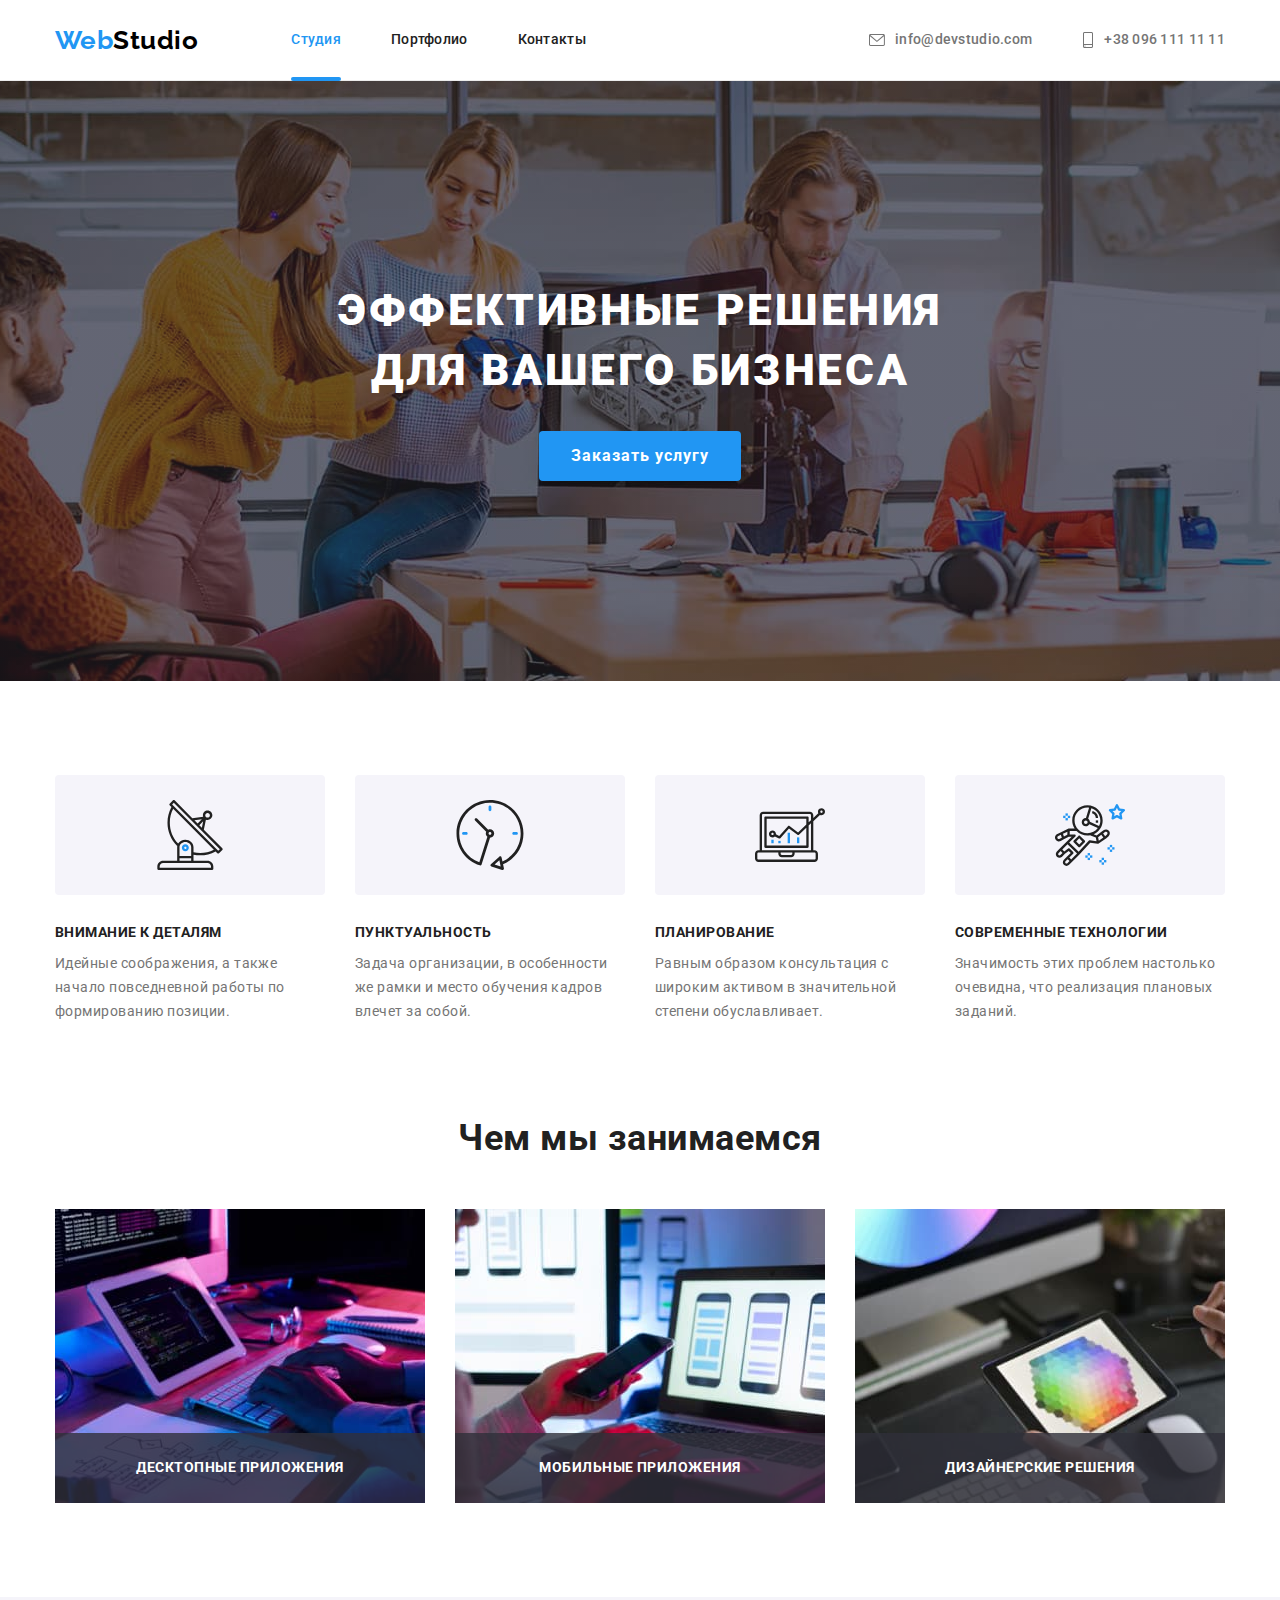
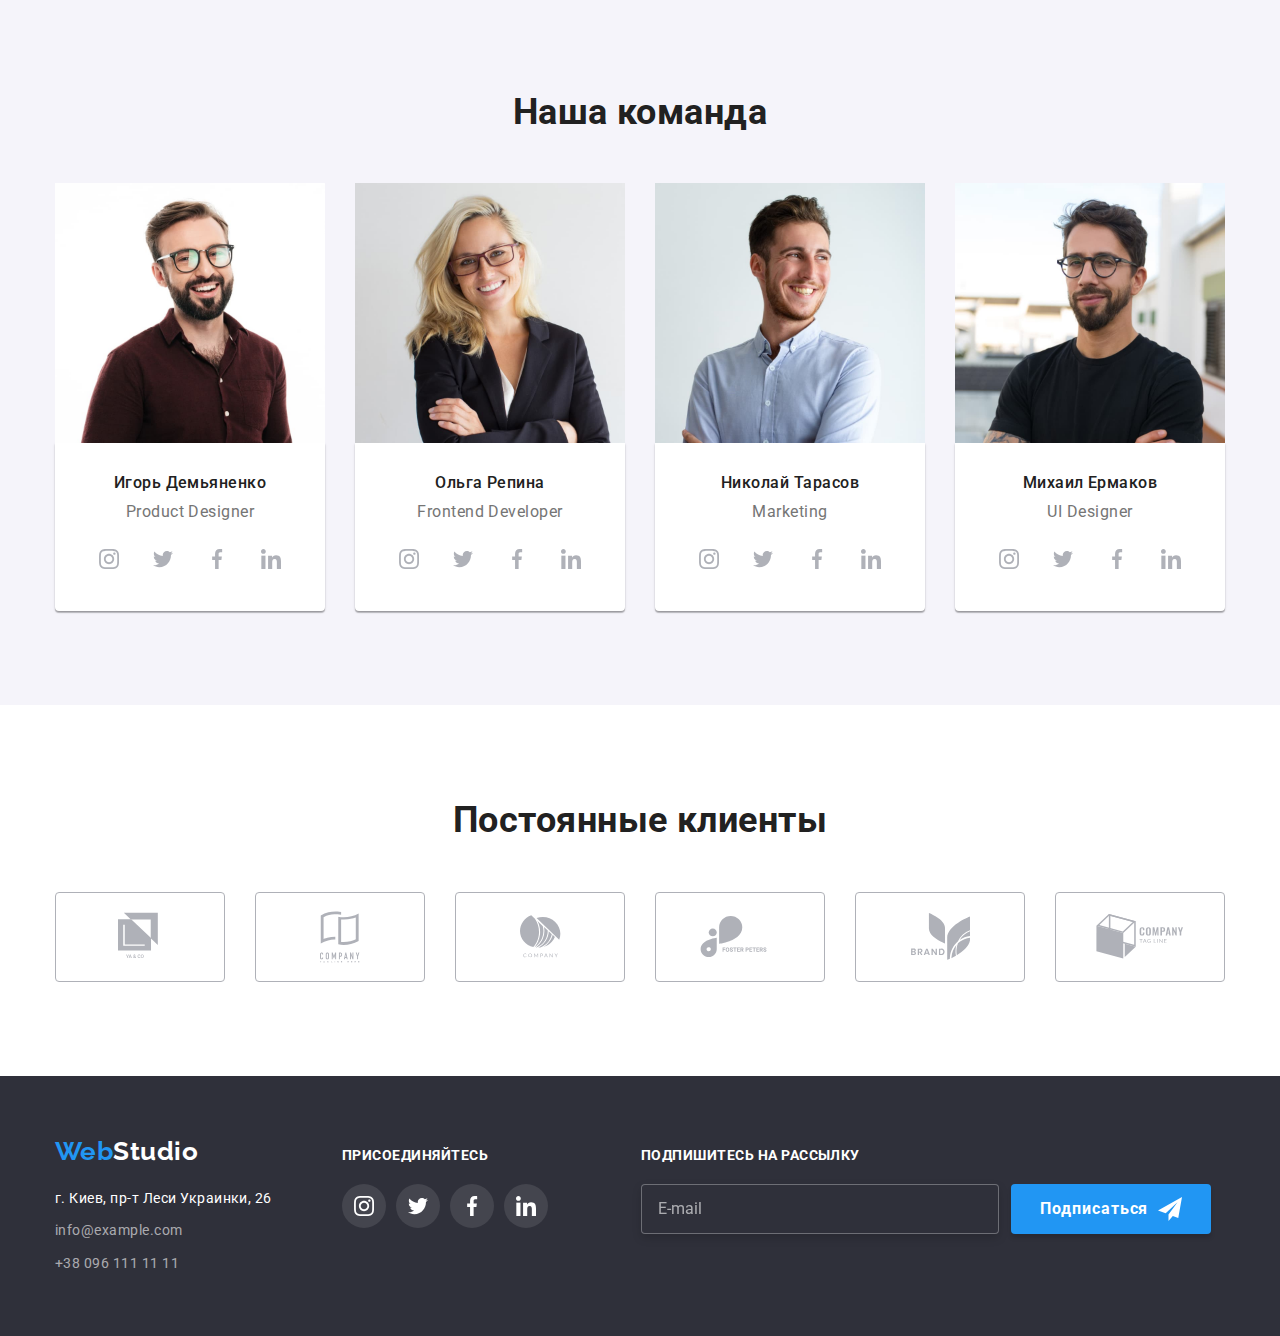
<file: index.html>
<!DOCTYPE html>
<html lang="ru">
<head>
    <meta charset="UTF-8">
    <meta name="viewport" content="width=device-width, initial-scale=1.0">
    <title>WebStudio</title>
    <link rel="preconnect" href="https://fonts.gstatic.com">
    <link href="https://fonts.googleapis.com/css2?family=Raleway:wght@700&family=Roboto:wght@400;500;700;900&display=swap" rel="stylesheet">
    <link rel="stylesheet" href="https://cdnjs.cloudflare.com/ajax/libs/modern-normalize/1.0.0/modern-normalize.min.css">
    <link rel="stylesheet" href="./css/main.min.css">
</head>
<body>
    <!-- Шапка сайта -->
    <header class="header">
        <div class="container">
            <nav class="navigation">
                <a class="logo logo_light-theme link" href="./index.html" 
                aria-label="логотип сайта" lang="en"> 
                <span class="logo_accent-color">Web</span>Studio</a>

                <ul class="navigation-list">
                    <li class="navigation-list__item list">
                        <a class="navigation-list__link navigation-list__link--current link" href="./index.html">Студия</a>
                    </li>

                    <li class="navigation-list__item list">
                        <a class="navigation-list__link link" href="./portfolio.html">Портфолио</a>
                    </li>

                    <li class="navigation-list__item list">
                        <a class="navigation-list__link link" href="./contacts.html">Контакты</a>
                    </li>
                </ul>
            </nav>
                <ul class="contact-list">
                    <li class="contact-list__item list">
                        <a class="contact-list__link link" href="mailto:info@devstudio.com">
                            <svg class="contact-list__icon" width="16" height="12">
                                <use href="./img/sprite.svg#mail"></use>
                            </svg>
                            info@devstudio.com
                        </a>
                    </li>

                    <li class="contact-list__item list">
                        <a class="contact-list__link link" href="tel:+380961111111">
                            <svg class="contact-list__icon" width="12" height="16">
                                <use href="./img/sprite.svg#phone"></use>
                            </svg>
                            +38 096 111 11 11</a>
                    </li>
                </ul>
            </div>
    </header>
    <main>
        <!-- Герой -->
        <section class="hero section">
            <div class="container">
                <h1 class="title">Эффективные решения для вашего бизнеса</h1>
                <button class="modal-btn" type="button" data-modal-open>Заказать услугу</button>
            </div>
            </section>
        <!-- Преимущества -->
        <section class="features section">
            <div class="container">
                <h2 class="visually-hidden">Наши преимущества</h2>
                <ul class="features-list">
                    <li class="features-list__item list">
                        <div class="features-list__icon-wrapper">
                            <svg class="features-list__icon">
                                <use href="./img/sprite.svg#antenna"></use>
                            </svg>
                        </div>
                        <h3 class="features-list__title">Внимание к деталям</h3>
                        <p class="features-list__description">Идейные соображения, а также начало повседневной работы по формированию
                            позиции.</p>
                    </li>
                    <li class="features-list__item list">
                        <div class="features-list__icon-wrapper">
                            <svg class="features-list__icon">
                                <use href="./img/sprite.svg#clock"></use>
                            </svg>
                        </div>
                        <h3 class="features-list__title">Пунктуальность</h3>
                        <p class="features-list__description">Задача организации, в особенности же рамки и место обучения кадров влечет
                            за собой.</p>
                    </li>
                    <li class="features-list__item list">
                        <div class="features-list__icon-wrapper">
                            <svg class="features-list__icon">
                                <use href="./img/sprite.svg#diagram"></use>
                            </svg>
                        </div>
                        <h3 class="features-list__title">Планирование</h3>
                        <p class="features-list__description">Равным образом консультация с широким активом в значительной степени
                            обуславливает.</p>
                    </li>
                    <li class="features-list__item list">
                        <div class="features-list__icon-wrapper">
                            <svg class="features-list__icon">
                                <use href="./img/sprite.svg#astronaut"></use>
                            </svg>
                        </div>
                        <h3 class="features-list__title">Современные технологии</h3>
                        <p class="features-list__description">Значимость этих проблем настолько очевидна, что реализация плановых
                            заданий.</p>
                    </li>
                </ul>
            </div>
        </section>
        <!--Чем мы занимаемся -->
        <section class="work section">
            <div class="container">
                <h2 class="title">Чем мы занимаемся</h2>
                <ul class="work-list">
                    <li class="work-list__item list">
                        <div class="work-list__wrapper">
                            <img class="work-list__img" src="./img/img-1.jpg" alt="Создаем структуру сайта"
                                width="370" height="294">
                            <p class="work-list__description">Десктопные приложения</p>
                        </div>
                    </li>
                    <li class="work-list__item list">
                        <div class="work-list__wrapper">
                            <img class="work-list__img" src="./img/img-2.jpg" alt="Проверяем адаптивность сайта"
                                width="370" height="294">
                            <p class="work-list__description">Мобильные приложения</p>
                        </div>
                    </li>
                    <li class="work-list__item list">
                        <div class="work-list__wrapper">
                            <img class="work-list__img" src="./img/img-3.jpg" alt="Подбираем цветовую гамму"
                                width="370" height="294">
                            <p class="work-list__description">Дизайнерские решения</p>
                        </div>
                    </li>
                </ul>
            </div>
        </section>
        <!--Наша команда -->
        <section class="team section">
            <div class="container">
                <h2 class="title">Наша команда</h2>
                <ul class="team-list">
                    <li class="team-list__item list">
                        <img class="team-list__img" src="./img/product-designer.jpg" alt="Игорь Демьяненко Product Designer" width="270"
                            height="260">
                            <div class="team-card">
                                <h3 class="team-card__title">Игорь Демьяненко</h3>
                                <p class="team-card__description">Product Designer</p>
                                <ul class="social-list list">
                                    <li class="social-list__item">
                                        <a class="social-list__link" href="">
                                            <svg class="social-list__icon">
                                                <use href="./img/sprite.svg#instagram"></use>
                                            </svg>
                                        </a></li>
                                    <li class="social-list__item">
                                        <a class="social-list__link" href="">
                                            <svg class="social-list__icon">
                                                <use href="./img/sprite.svg#twitter"></use>
                                            </svg>
                                        </a></li>
                                    <li class="social-list__item">
                                        <a class="social-list__link" href="">
                                            <svg class="social-list__icon">
                                                <use href="./img/sprite.svg#facebook"></use>
                                            </svg>
                                        </a></li>
                                    <li class="social-list__item">
                                        <a class="social-list__link" href="">
                                            <svg class="social-list__icon">
                                                <use href="./img/sprite.svg#linkedin"></use>
                                            </svg>
                                        </a></li>
                                </ul>
                            </div>
                    </li>
                    <li class="team-list__item list">
                        <img class="team-list__img" src="./img/frontend-developer.jpg" alt="Ольга Репина Frontend Developer" width="270"
                            height="260">
                            <div class="team-card">
                                <h3 class="team-card__title">Ольга Репина</h3>
                                <p class="team-card__description">Frontend Developer</p>
                                <ul class="social-list list">
                                    <li class="social-list__item">
                                        <a class="social-list__link" href="">
                                            <svg class="social-list__icon">
                                                <use href="./img/sprite.svg#instagram"></use>
                                            </svg>
                                        </a></li>
                                    <li class="social-list__item">
                                        <a class="social-list__link" href="">
                                            <svg class="social-list__icon">
                                                <use href="./img/sprite.svg#twitter"></use>
                                            </svg>
                                        </a></li>
                                    <li class="social-list__item">
                                        <a class="social-list__link" href="">
                                            <svg class="social-list__icon">
                                                <use href="./img/sprite.svg#facebook"></use>
                                            </svg>
                                        </a></li>
                                    <li class="social-list__item">
                                        <a class="social-list__link" href="">
                                            <svg class="social-list__icon">
                                                <use href="./img/sprite.svg#linkedin"></use>
                                            </svg>
                                        </a></li>
                                </ul>
                            </div>
                    </li>
                    <li class="team-list__item list">
                        <img class="team-list__img" src="./img/marketing.jpg" alt="Николай Тарасов Marketing" width="270" height="260">
                            <div class="team-card">
                                <h3 class="team-card__title">Николай Тарасов</h3>
                                <p class="team-card__description">Marketing</p>
                                <ul class="social-list list">
                                    <li class="social-list__item">
                                        <a class="social-list__link" href="">
                                            <svg class="social-list__icon">
                                                <use href="./img/sprite.svg#instagram"></use>
                                            </svg>
                                        </a></li>
                                    <li class="social-list__item">
                                        <a class="social-list__link" href="">
                                            <svg class="social-list__icon">
                                                <use href="./img/sprite.svg#twitter"></use>
                                            </svg>
                                        </a></li>
                                    <li class="social-list__item">
                                        <a class="social-list__link" href="">
                                            <svg class="social-list__icon">
                                                <use href="./img/sprite.svg#facebook"></use>
                                            </svg>
                                        </a></li>
                                    <li class="social-list__item">
                                        <a class="social-list__link" href="">
                                            <svg class="social-list__icon">
                                                <use href="./img/sprite.svg#linkedin"></use>
                                            </svg>
                                        </a></li>
                                </ul>
                            </div>
                    </li>
                    <li class="team-list__item list">
                        <img class="team-list__img" src="./img/ui-designer.jpg" alt="Михаил Ермаков UI Designer" width="270"
                            height="260">
                            <div class="team-card">
                                <h3 class="team-card__title">Михаил Ермаков</h3>
                                <p class="team-card__description">UI Designer</p>
                                <ul class="social-list list">
                                    <li class="social-list__item">
                                        <a class="social-list__link" href="">
                                            <svg class="social-list__icon">
                                                <use href="./img/sprite.svg#instagram"></use>
                                            </svg>
                                        </a></li>
                                    <li class="social-list__item">
                                        <a class="social-list__link" href="">
                                            <svg class="social-list__icon">
                                                <use href="./img/sprite.svg#twitter"></use>
                                            </svg>
                                        </a></li>
                                    <li class="social-list__item">
                                        <a class="social-list__link" href="">
                                            <svg class="social-list__icon">
                                                <use href="./img/sprite.svg#facebook"></use>
                                            </svg>
                                        </a></li>
                                    <li class="social-list__item">
                                        <a class="social-list__link" href="">
                                            <svg class="social-list__icon">
                                                <use href="./img/sprite.svg#linkedin"></use>
                                            </svg>
                                        </a></li>
                                </ul>
                            </div>
                    </li>
                </ul>
            </div>
        </section>
        <!-- Постоянные клиенты-->
        <section class="clients section">
            <div class="container">
                <h2 class="title">Постоянные клиенты</h2>
                <ul class="clients-list list">
                    <li class="clients-list__item">
                        <a class="clients-list__link link" href="">
                            <svg class="clients-list__logo-icon" width="44" height="50">
                                <use href="./img/sprite.svg#first-client"></use>
                            </svg>
                        </a>
                    </li>
                    <li class="clients-list__item">
                        <a class="clients-list__link link" href="">
                            <svg class="clients-list__logo-icon" width="40" height="52">
                                <use href="./img/sprite.svg#second-client"></use>
                            </svg>
                        </a>
                    </li>
                    <li class="clients-list__item">
                        <a class="clients-list__link link" href="">
                            <svg class="clients-list__logo-icon" width="41" height="43">
                                <use href="./img/sprite.svg#third-client"></use>
                            </svg>
                        </a></li>
                    <li class="clients-list__item">
                        <a class="clients-list__link link" href="">
                            <svg class="clients-list__logo-icon" width="80" height="42">
                                <use href="./img/sprite.svg#four-client"></use>
                            </svg>
                        </a></li>
                    <li class="clients-list__item">
                        <a class="clients-list__link link" href="">
                            <svg class="clients-list__logo-icon" width="59" height="47">
                                <use href="./img/sprite.svg#five-client"></use>
                            </svg>
                        </a></li>
                    <li class="clients-list__item">
                        <a class="clients-list__link link" href="">
                            <svg class="clients-list__logo-icon" width="88" height="45">
                                <use href="./img/sprite.svg#six-client"></use>
                            </svg>
                        </a></li>
                </ul>
            </div>
        </section>
    </main>
    <!-- Футер -->
    <footer class="footer section">
            <div class="container">
                <div class="footer-contact">
                    <a class="logo logo_dark-theme link" href="./index.html" aria-label="логотип сайта" lang="en">
                    <span class="logo_accent-color">Web</span>Studio
                    </a>
            
                    <address class="address">
                        <ul class="address-list">
                            <li class="address-list__item list">
                                <a class="address-list__map link" href="https://goo.gl/maps/AQZnoNEYQDTH3M7m6" target="_blank">г. Киев, пр-т Леси
                                    Украинки, 26</a>
                            </li>
                            <li class="address-list__item list">
                                <a class="address-list__link link" href="mailto:info@example.com">info@example.com</a>
                            </li>
                            <li class="address-list__item list">
                                <a class="address-list__link link" href="tel:+380961111111">+38 096 111 11 11</a>
                            </li>
                        </ul>
                    </address>
                </div>
                <div class="footer-social-list">
                    <b class="join">присоединяйтесь</b>
                        <ul class="social-list list">
                            <li class="social-list__item">
                                <a class="social-list__link" href="">
                                    <svg class="social-list__icon">
                                        <use href="./img/sprite.svg#instagram"></use>
                                    </svg>
                                </a></li>
                            <li class="social-list__item">
                                <a class="social-list__link" href="">
                                    <svg class="social-list__icon">
                                        <use href="./img/sprite.svg#twitter"></use>
                                    </svg>
                                </a></li>
                            <li class="social-list__item">
                                <a class="social-list__link" href="">
                                    <svg class="social-list__icon">
                                        <use href="./img/sprite.svg#facebook"></use>
                                    </svg>
                                </a></li>
                            <li class="social-list__item">
                                <a class="social-list__link" href="">
                                    <svg class="social-list__icon">
                                        <use href="./img/sprite.svg#linkedin"></use>
                                    </svg>
                                </a></li>
                        </ul>
                </div>
                <div class="footer-subscribe">
                    <b class="join">Подпишитесь на рассылку</b>
                        <form class="form-subscribe">
                            <label class="form-subscribe__label">
                                <input type="email" name="email" class="form-subscribe__input" placeholder="E-mail">
                            </label>
                            <button type="submit" class="modal-btn">Подписаться
                                <svg class="form-subscribe__icon">
                                    <use href="./img/sprite.svg#send"></use>
                                </svg>
                            </button>
                        </form>
                </div>
            </div>
    </footer>

    <div class="backdrop is-hidden" data-modal>
        <div class="modal-window">
            <button class="modal-window__close-button" type="button" data-modal-close>
               <svg class="modal-window__close-icon">
                    <use href="./img/sprite.svg#close"></use>
                </svg>
            </button>
            <form action="#" class="modal-form">
                <b class="modal-form__text">Оставьте свои данные, мы вам перезвоним</b>
                <label class="modal-form__label">Имя
                    <span class="modal-from__input-wrapper">
                        <input class="modal-form__input" name="user-name" type="text">
                        <svg class="modal-form__icon">
                            <use href="./img/sprite.svg#person"></use>
                        </svg>
                    </span>
                </label>
                <label class="modal-form__label">Телефон
                    <span class="modal-from__input-wrapper">
                        <input class="modal-form__input" name="user-tel" type="tel">
                        <svg class="modal-form__icon">
                            <use href="./img/sprite.svg#phone-modal"></use>
                        </svg>
                    </span>
                </label>
                <label class="modal-form__label">Почта
                    <span class="modal-from__input-wrapper">
                        <input class="modal-form__input" name="user-email" type="email">
                        <svg class="modal-form__icon">
                            <use href="./img/sprite.svg#email-modal"></use>
                        </svg>
                    </span>
                </label>
                <label class="modal-form__label">Комментарий
                    <textarea class="modal-form__comment" name="user-comment" placeholder="Введите текст"></textarea>
                </label>
                <label class="modal-form__policy-label">                
                    <input class="modal-form__policy-input visually-hidden" name="modal-policy" type="checkbox" value="modal-policy">
                        <span class="modal-form__policy-icon"></span>
                    Соглашаюсь с рассылкой и принимаю&nbsp;<a class=modal-form__policy-link href="#">Условия договора</a>
                </label>
                <button class="modal-btn" type="submit">Отправить</button>
            </form>
        </div>
    </div>
<script src="./js/modal.js"></script>
</body>
</html>
</file>
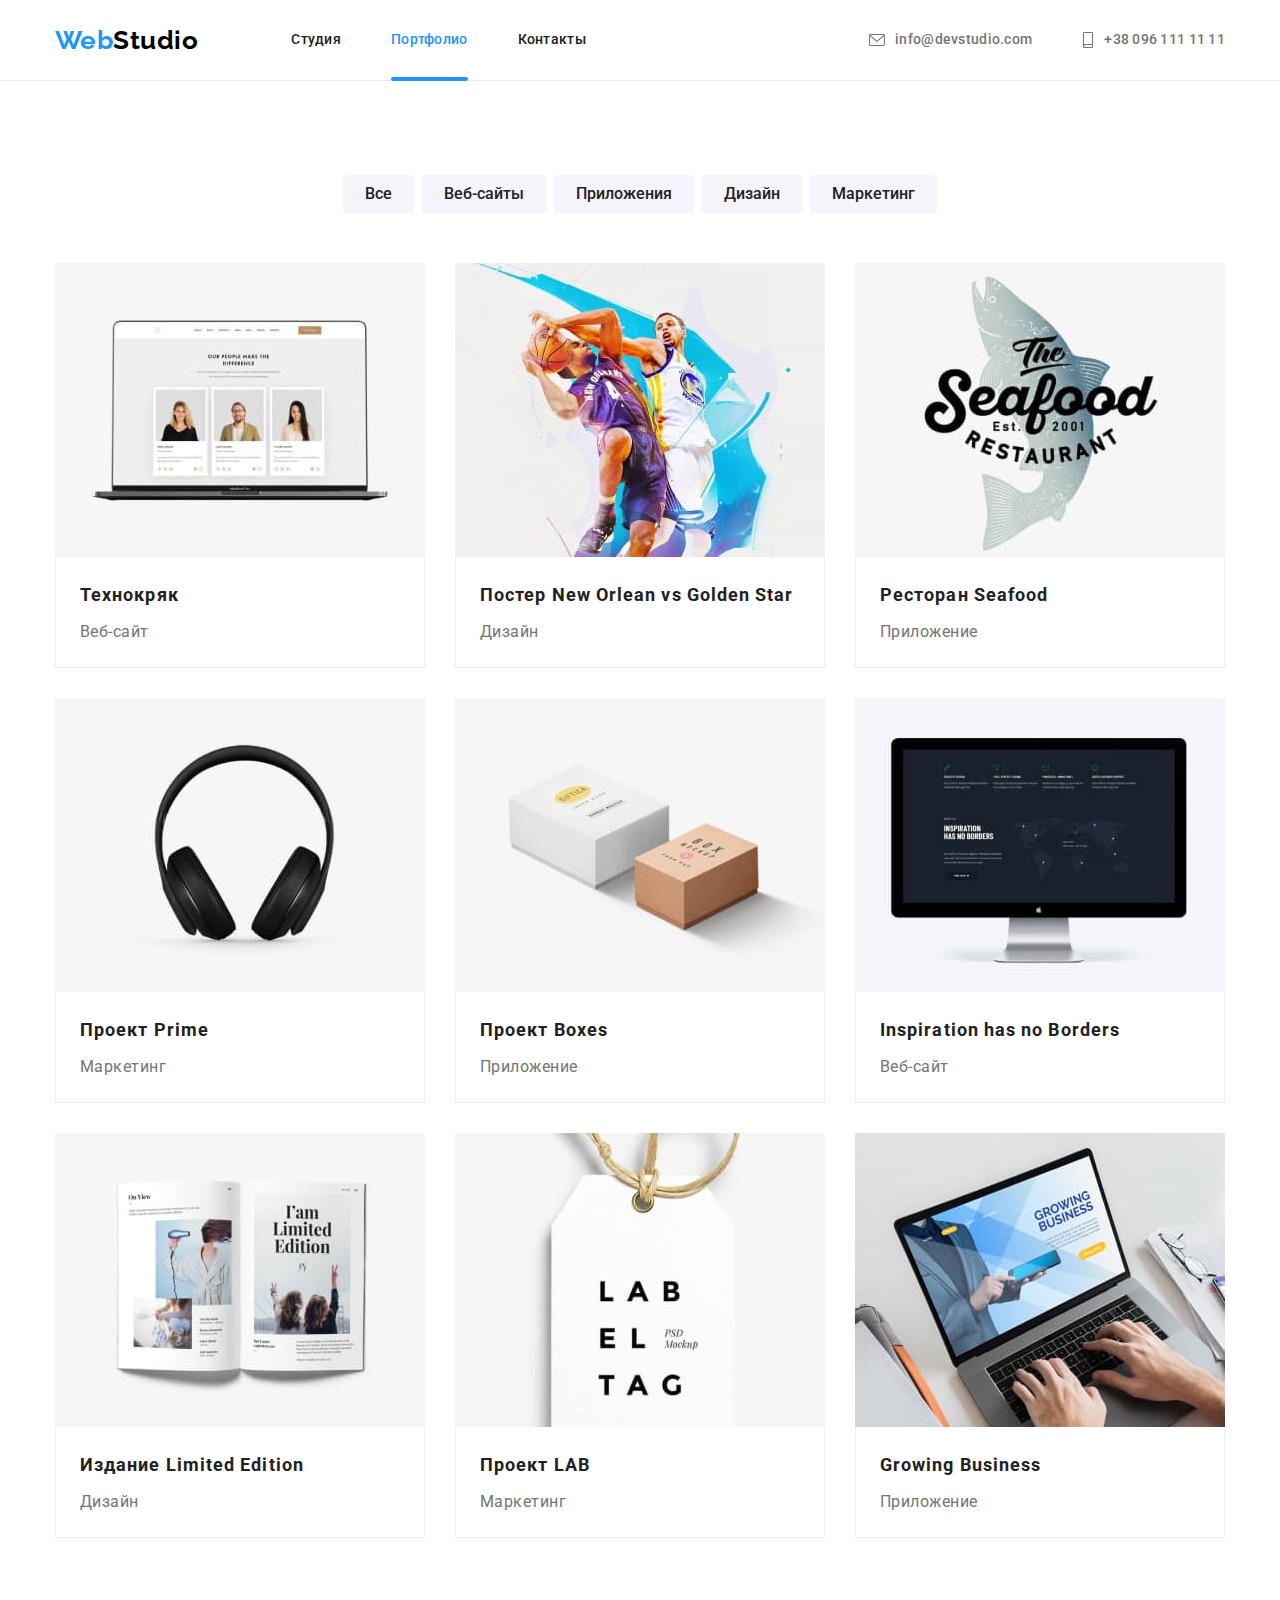
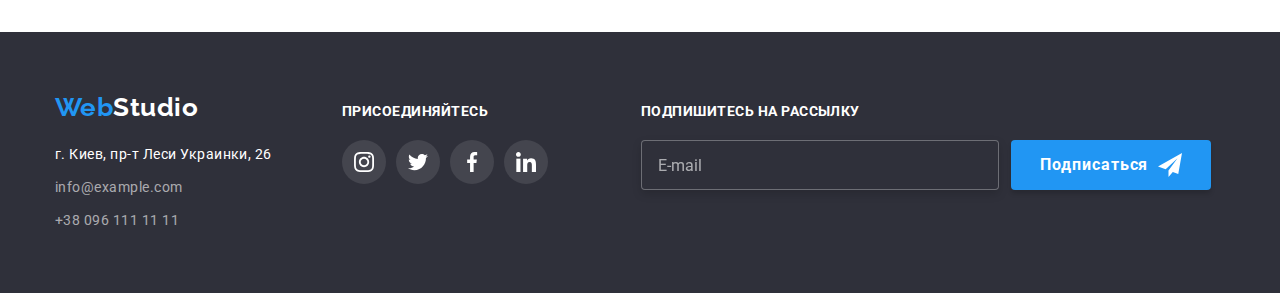
<file: portfolio.html>
<!DOCTYPE html>
<html lang="en">
<head>
    <meta charset="UTF-8">
    <meta name="viewport" content="width=device-width, initial-scale=1.0">
    <title>WebStudio</title>
    <link rel="preconnect" href="https://fonts.gstatic.com">
    <link href="https://fonts.googleapis.com/css2?family=Raleway:wght@700&family=Roboto:wght@400;500;700;900&display=swap"
        rel="stylesheet">
    <link rel="stylesheet" href="https://cdnjs.cloudflare.com/ajax/libs/modern-normalize/1.0.0/modern-normalize.min.css">
    <link rel="stylesheet" href="./css/portfolio.min.css">
</head>
<body>
    <!-- Шапка сайта -->
    <header class="header">
        <div class="container">
            <nav class="navigation">
                <a class="logo logo_light-theme link" href="./index.html" aria-label="логотип сайта" lang="en">
                    <span class="logo_accent-color">Web</span>Studio</a>
    
                <ul class="navigation-list">
                    <li class="navigation-list__item list">
                        <a class="navigation-list__link link" href="./index.html">Студия</a>
                    </li>
    
                    <li class="navigation-list__item list">
                        <a class="navigation-list__link navigation-list__link--current link" href="./portfolio.html">Портфолио</a>
                    </li>
    
                    <li class="navigation-list__item list">
                        <a class="navigation-list__link link" href="./contacts.html">Контакты</a>
                    </li>
                </ul>
            </nav>
            <ul class="contact-list">
                <li class="contact-list__item list">
                    <a class="contact-list__link link" href="mailto:info@devstudio.com">
                        <svg class="contact-list__icon" width="16" height="12">
                            <use href="./img/sprite.svg#mail"></use>
                        </svg>
                        info@devstudio.com
                    </a>
                </li>
    
                <li class="contact-list__item list">
                    <a class="contact-list__link link" href="tel:+380961111111">
                        <svg class="contact-list__icon" width="12" height="16">
                            <use href="./img/sprite.svg#phone"></use>
                        </svg>
                        +38 096 111 11 11</a>
                </li>
            </ul>
        </div>
    </header>
    <main>
        <!-- Портфолио -->
        <section class="portfolio section">
            <div class="container">
                <h1 class="visually-hidden">Портфолио</h1>
                <ul class="portfolio-filter">
                    <li class="portfolio-filter__item list">
                        <button class="portfolio-filter__button" type="button">Все</button>
                    </li>
                    <li class="portfolio-filter__item list">
                        <button class="portfolio-filter__button" type="button">Веб-сайты</button>
                    </li>
                    <li class="portfolio-filter__item list">
                        <button class="portfolio-filter__button" type="button">Приложения</button>
                    </li>
                    <li class="portfolio-filter__item list">
                        <button class="portfolio-filter__button" type="button">Дизайн</button>
                    </li>
                    <li class="portfolio-filter__item list">
                        <button class="portfolio-filter__button" type="button">Маркетинг</button>
                    </li>
                </ul>
                <ul class="portfolio-list">
                    <li class="portfolio-list__item list">
                        <a class="portfolio-list__link link" href="">
                            <div class="portfolio-list__card-wrapper">
                                <img class="portfolio-list__card-img" src="./portfolio-img/techno-project-1.jpg" 
                                alt="Веб-сайта для проекта технокряк" width="370" height="294">
                                <p class="portfolio-list__card-overlay">
                                        Технокряк это современная площадка распространения коронавируса. Компании используют эту платформу для цифрового
                                        шпионажа и атак на защищённые сервера конкурентов.
                                </p>
                            </div>
                            <div class="portfolio-list__card-content">
                                <h2 class="portfolio-list__card-title">Технокряк</h2>
                                <p class="portfolio-list__card-description">Веб-сайт</p>
                            </div>
                        </a>
                    </li>
                
                    <li class="portfolio-list__item list">
                        <a class="portfolio-list__link link" href="">
                            <div class="portfolio-list__card-wrapper">
                                <img class="portfolio-list__card-img" src="./portfolio-img/neworlean-project-2.jpg" alt="Дизайн для постера" width="370" height="294">
                                <p class="portfolio-list__card-overlay">
                                    Технокряк это современная площадка распространения коронавируса. Компании используют эту платформу для цифрового
                                    шпионажа и атак на защищённые сервера конкурентов.
                                </p>
                            </div>
                            <div class="portfolio-list__card-content">
                                <h2 class="portfolio-list__card-title">Постер New Orlean vs Golden Star</h2>
                                <p class="portfolio-list__card-description">Дизайн</p>
                            </div>
                        </a>
                    </li>
                
                    <li class="portfolio-list__item list">
                        <a class="portfolio-list__link link" href="">
                            <div class="portfolio-list__card-wrapper">
                                <img class="portfolio-list__card-img" src="./portfolio-img/seafood-project-3.jpg" alt="Приложение для ресторана Seafood" width="370"
                                height="294">
                                <p class="portfolio-list__card-overlay">
                                    Технокряк это современная площадка распространения коронавируса. Компании используют эту платформу для цифрового
                                    шпионажа и атак на защищённые сервера конкурентов.
                                </p>
                            </div>
                            <div class="portfolio-list__card-content">
                                <h2 class="portfolio-list__card-title">Ресторан Seafood</h2>
                                <p class="portfolio-list__card-description">Приложение</p>
                            </div>
                        </a>
                    </li>
                
                    <li class="portfolio-list__item list">
                        <a class="portfolio-list__link link" href="">
                            <div class="portfolio-list__card-wrapper">
                                <img class="portfolio-list__card-img" src="./portfolio-img/prime-project-4.jpg"
                                    alt="Маркетинг для проекта Prime" width="370" height="294">
                                <p class="portfolio-list__card-overlay">
                                    Технокряк это современная площадка распространения коронавируса. Компании используют эту платформу для цифрового
                                    шпионажа и атак на защищённые сервера конкурентов.
                                </p>
                            </div>
                            <div class="portfolio-list__card-content">
                                <h2 class="portfolio-list__card-title">Проект Prime</h2>
                                <p class="portfolio-list__card-description">Маркетинг</p>
                            </div>
                        </a>
                    </li>
                
                    <li class="portfolio-list__item list">
                        <a class="portfolio-list__link link" href="">
                            <div class="portfolio-list__card-wrapper">
                                <img class="portfolio-list__card-img" src="./portfolio-img/boxes-project-5.jpg"
                                    alt="Приложение для проекта Boxes" width="370" height="294">
                                <p class="portfolio-list__card-overlay">
                                    Технокряк это современная площадка распространения коронавируса. Компании используют эту платформу для цифрового
                                    шпионажа и атак на защищённые сервера конкурентов.
                                </p>
                            </div>
                            <div class="portfolio-list__card-content">
                                <h2 class="portfolio-list__card-title">Проект Boxes</h2>
                                <p class="portfolio-list__card-description">Приложение</p>
                            </div>
                        </a>
                    </li>
                
                    <li class="portfolio-list__item list">
                        <a class="portfolio-list__link link" href="">
                            <div class="portfolio-list__card-wrapper">
                                <img class="portfolio-list__card-img" src="./portfolio-img/inspiration-project-6.jpg"
                                    alt="Веб-сайт для проекта Inspiration has no Borders" width="370" height="294">
                                <p class="portfolio-list__card-overlay">
                                    Технокряк это современная площадка распространения коронавируса. Компании используют эту платформу для цифрового
                                    шпионажа и атак на защищённые сервера конкурентов.
                                </p>
                            </div>
                            <div class="portfolio-list__card-content">
                                <h2 class="portfolio-list__card-title">Inspiration has no Borders</h2>
                                <p class="portfolio-list__card-description">Веб-сайт</p>
                            </div>
                        </a>
                    </li>
                
                    <li class="portfolio-list__item list">
                        <a class="portfolio-list__link link" href="">
                            <div class="portfolio-list__card-wrapper">
                                <img class="portfolio-list__card-img" src="./portfolio-img/edition-project-7.jpg"
                                    alt="Дизайн для издания Limited Edition" width="370" height="294">
                                <p class="portfolio-list__card-overlay">
                                    Технокряк это современная площадка распространения коронавируса. Компании используют эту платформу для цифрового
                                    шпионажа и атак на защищённые сервера конкурентов.
                                </p>
                            </div>
                            <div class="portfolio-list__card-content">
                                <h2 class="portfolio-list__card-title">Издание Limited Edition</h2>
                                <p class="portfolio-list__card-description">Дизайн</p>
                            </div>
                        </a>
                    </li>
                
                    <li class="portfolio-list__item list">
                        <a class="portfolio-list__link link" href="">
                            <div class="portfolio-list__card-wrapper">
                                <img class="portfolio-list__card-img" src="./portfolio-img/lab-project-8.jpg" alt="Маркетинг для проекта LAB" width="370" height="294">
                                <p class="portfolio-list__card-overlay">
                                Технокряк это современная площадка распространения коронавируса. Компании используют эту платформу для цифрового
                                шпионажа и атак на защищённые сервера конкурентов.</p>
                            </div>
                            <div class="portfolio-list__card-content">
                                <h2 class="portfolio-list__card-title">Проект LAB</h2>
                                <p class="portfolio-list__card-description">Маркетинг</p>
                            </div>
                        </a>
                    </li>
                
                    <li class="portfolio-list__item list">
                        <a class="portfolio-list__link link" href="">
                            <div class="portfolio-list__card-wrapper">
                                <img class="portfolio-list__card-img" src="./portfolio-img/business-project-9.jpg"
                                    alt="Приложение для проекта Growing Business" width="370" height="294">
                                <p class="portfolio-list__card-overlay">
                                    Технокряк это современная площадка распространения коронавируса. Компании используют эту платформу для цифрового
                                    шпионажа и атак на защищённые сервера конкурентов.
                                </p>
                            </div>
                            <div class="portfolio-list__card-content">
                                <h2 class="portfolio-list__card-title">Growing Business</h2>
                                <p class="portfolio-list__card-description">Приложение</p>
                            </div>
                        </a>
                    </li>
                </ul>
            </div>
        </section>
    </main>
    <!-- Футер -->
    <footer class="footer section">
        <div class="container">
            <div class="footer-contact">
                <a class="logo logo_dark-theme link" href="./index.html" aria-label="логотип сайта" lang="en">
                    <span class="logo_accent-color">Web</span>Studio
                </a>
    
                <address class="address">
                    <ul class="address-list">
                        <li class="address-list__item list">
                            <a class="address-list__map link" href="https://goo.gl/maps/AQZnoNEYQDTH3M7m6"
                                target="_blank">г. Киев, пр-т Леси
                                Украинки, 26</a>
                        </li>
                        <li class="address-list__item list">
                            <a class="address-list__link link" href="mailto:info@example.com">info@example.com</a>
                        </li>
                        <li class="address-list__item list">
                            <a class="address-list__link link" href="tel:+380961111111">+38 096 111 11 11</a>
                        </li>
                    </ul>
                </address>
            </div>
            <div class="footer-social-list">
                <b class="join">присоединяйтесь</b>
                <ul class="social-list list">
                    <li class="social-list__item">
                        <a class="social-list__link" href="">
                            <svg class="social-list__icon">
                                <use href="./img/sprite.svg#instagram"></use>
                            </svg>
                        </a>
                    </li>
                    <li class="social-list__item">
                        <a class="social-list__link" href="">
                            <svg class="social-list__icon">
                                <use href="./img/sprite.svg#twitter"></use>
                            </svg>
                        </a>
                    </li>
                    <li class="social-list__item">
                        <a class="social-list__link" href="">
                            <svg class="social-list__icon">
                                <use href="./img/sprite.svg#facebook"></use>
                            </svg>
                        </a>
                    </li>
                    <li class="social-list__item">
                        <a class="social-list__link" href="">
                            <svg class="social-list__icon">
                                <use href="./img/sprite.svg#linkedin"></use>
                            </svg>
                        </a>
                    </li>
                </ul>
            </div>
            <div class="footer-subscribe">
                <b class="join">Подпишитесь на рассылку</b>
                <form class="form-subscribe">
                    <label class="form-subscribe__label">
                        <input type="email" name="email" class="form-subscribe__input" placeholder="E-mail">
                    </label>
                    <button type="submit" class="modal-btn">Подписаться
                        <svg class="form-subscribe__icon">
                            <use href="./img/sprite.svg#send"></use>
                        </svg>
                    </button>
                </form>
            </div>
        </div>
    </footer>
</body>
</html>
</file>
<file: css/main.min.css>
.visually-hidden{position:absolute;width:1px;height:1px;margin:-1px;border:0;padding:0;white-space:nowrap;clip-path:inset(100%);clip:rect(0 0 0 0);overflow:hidden}body{font-family:"Roboto",sans-serif;color:#212121;letter-spacing:0.03em}h1,h2,h3,h4,h5,h6{margin:0}ul,ol{margin:0;padding:0}p{margin:0}img{display:block;max-width:100%;height:auto}.address{font-style:normal}.link{text-decoration:none;display:block}.list{list-style:none}.container{width:1200px;padding:0 15px;margin-left:auto;margin-right:auto}.section{padding-top:94px;padding-bottom:94px}.title{font-weight:700;font-size:36px;line-height:1.17;text-align:center}.modal-btn{display:block;margin:0 auto;min-width:200px;height:50px;padding:10px 32px;box-shadow:0px 4px 4px rgba(0,0,0,0.15);border-radius:4px;border-style:none;cursor:pointer;font-weight:700;font-size:16px;line-height:1.88;letter-spacing:0.06em;color:#ffffff;background-color:#2196f3}.join{display:block;margin-bottom:20px;font-weight:700;font-size:14px;line-height:1.14;text-transform:uppercase;color:#ffffff}.social-list{display:flex;justify-content:center}.social-list__item:not(:last-child){margin-right:10px}.social-list__link{display:flex;justify-content:center;align-items:center;width:44px;height:44px;border-radius:50%;transition:background-color 250ms cubic-bezier(0.4, 0, 0.2, 1)}.social-list__link:hover,.social-list__link:focus{background-color:#2196f3}.social-list__icon{fill:#afb1b8;width:20px;height:20px;transition:fill 250ms cubic-bezier(0.4, 0, 0.2, 1)}.social-list__link:hover .social-list__icon,.social-list__link:focus .social-list__icon{fill:#ffffff}.logo{font-family:"Raleway",sans-serif;font-weight:700;font-size:26px;line-height:1.19}.logo_light-theme{color:#000000}.logo_dark-theme{color:#ffffff}.logo_accent-color{color:#2196f3}.header{border-bottom:1px solid #ececec}.header .container{display:flex;align-items:center}.header .logo{margin-right:93px}.navigation{display:flex;align-items:center}.navigation-list{display:flex}.navigation-list__item{position:relative}.navigation-list__item:not(:last-child){margin-right:50px}.navigation-list__link{display:block;padding-top:32px;padding-bottom:32px;font-weight:500;font-size:14px;line-height:1.14;letter-spacing:0.02em;color:#212121;transition:color 250ms cubic-bezier(0.4, 0, 0.2, 1)}.navigation-list__link:hover,.navigation-list__link:focus{color:#2196f3}.navigation-list__link--current{color:#2196f3}.navigation-list__link--current::after{position:absolute;bottom:-1px;display:block;content:'';width:100%;height:4px;background-color:#2196f3;border-radius:2px}.contact-list{display:flex;align-items:center;margin-left:auto}.contact-list__item:not(:last-child){margin-right:50px}.contact-list__link{display:flex;align-items:center;padding-top:32px;padding-bottom:32px;font-weight:500;font-size:14px;line-height:1.14;letter-spacing:0.02em;color:#757575;transition:color 250ms cubic-bezier(0.4, 0, 0.2, 1)}.contact-list__link:hover,.contact-list__link:focus{color:#2196f3}.contact-list__icon{margin-right:10px;fill:#757575;transition:fill 250ms cubic-bezier(0.4, 0, 0.2, 1)}.contact-list__link:hover .contact-list__icon,.contact-list__link:focus .contact-list__icon{fill:#2196f3}.hero{height:600px;max-width:1600px;margin-left:auto;margin-right:auto;background-color:#c4c4c4;background-image:linear-gradient(rgba(47,48,58,0.4), rgba(47,48,58,0.4)),url("../img/background-main.jpg");background-repeat:no-repeat;background-position:center;background-size:cover}.hero.section{padding-top:200px;padding-bottom:200px}.hero .title{width:696px;margin-left:auto;margin-right:auto;margin-bottom:30px;font-weight:900;font-size:44px;line-height:1.36;text-align:center;letter-spacing:0.06em;text-transform:uppercase;color:#ffffff}.features-list{display:flex}.features-list__item{width:270px}.features-list__item:not(:last-child){margin-right:30px}.features-list__icon-wrapper{display:flex;align-items:center;justify-content:center;height:120px;margin-bottom:30px;background-color:#f5f4fa;border-radius:4px}.features-list__icon{width:70px;height:70px}.features-list__title{font-weight:700;font-size:14px;line-height:1.14;text-transform:uppercase;margin-bottom:10px}.features-list__description{font-weight:400;font-size:14px;line-height:1.72;color:#757575}.work.section{padding-top:0;padding-bottom:94px}.work-list{display:flex;justify-content:space-between}.work .title{margin-bottom:50px}.work-list__wrapper{position:relative}.work-list__description{position:absolute;left:0;bottom:0;min-width:370px;padding-top:27px;padding-bottom:27px;background:rgba(47,48,58,0.8);font-weight:700;font-size:14px;line-height:1.14;text-align:center;text-transform:uppercase;color:#ffffff}.team{background-color:#f5f4fa}.team .title{margin-bottom:50px}.team-list{display:flex;justify-content:space-between}.team-card{padding-top:30px;padding-bottom:30px;width:270px;background-color:#ffffff;box-shadow:0px 1px 3px rgba(0,0,0,0.12),0px 1px 1px rgba(0,0,0,0.14),0px 2px 1px rgba(0,0,0,0.2);border-bottom-right-radius:4px;border-bottom-left-radius:4px}.team-card__title{font-weight:500;font-size:16px;line-height:1.19;text-align:center;margin-bottom:10px}.team-card__description{margin-bottom:16px;font-weight:400;font-size:16px;line-height:1.19;text-align:center;color:#757575}.clients-list{display:flex;justify-content:center}.clients .title{margin-bottom:50px}.clients-list__item:not(:last-child){margin-right:30px}.clients-list__link{display:flex;align-items:center;justify-content:center;border:1px solid #afb1b8;border-radius:4px;width:170px;height:90px;transition:border-color 250ms cubic-bezier(0.4, 0, 0.2, 1)}.clients-list__link:hover,.clients-list__link:focus{border-color:#2196f3}.clients-list__logo-icon{fill:#afb1b8;transition:fill 250ms cubic-bezier(0.4, 0, 0.2, 1)}.clients-list__link:hover .clients-list__logo-icon,.clients-list__link:focus .clients-list__logo-icon{fill:#2196f3}.footer{background-color:#2f303a}.footer.section{padding-top:60px;padding-bottom:60px}.footer .container{display:flex;align-items:baseline}.footer .logo{margin-bottom:20px}.footer .social-list{align-items:start}.footer .social-list__link{background-color:rgba(255,255,255,0.1)}.footer .social-list__link:hover,.footer .social-list__link:focus{background-color:#2196f3}.footer .social-list__icon{fill:#ffffff}.footer-contact{margin-right:70px}.address-list__link{font-weight:400;font-size:14px;line-height:1.71;color:rgba(255,255,255,0.6)}.address-list__map{font-weight:400;font-size:14px;line-height:1.71;color:#ffffff}.address-list__item:not(:last-child){margin-bottom:9px}.footer-social-list{margin-right:93px}.form-subscribe{display:flex;align-items:start}.form-subscribe .modal-btn{display:flex;align-items:center;padding:10px 29px}.form-subscribe__label{margin-right:12px}.form-subscribe__input{width:358px;height:50px;padding:16px;font-weight:400;font-size:16px;line-height:1.25;color:rgba(255,255,255,0.6);border:1px solid rgba(255,255,255,0.3);filter:drop-shadow(0px 4px 4px rgba(0,0,0,0.15));border-radius:4px;background-color:#2f303a}.form-subscribe__input::placeholder{padding-top:15px;padding-bottom:15px;font-weight:400;font-size:16px;line-height:1.25;color:rgba(255,255,255,0.6)}.form-subscribe__icon{width:24px;height:24px;margin-left:10px}.backdrop{position:fixed;top:0;left:0;width:100%;height:100%;background-color:rgba(0,0,0,0.2);opacity:1;visibility:visible;pointer-events:initial;transition:opacity 250ms cubic-bezier(0.4, 0, 0.2, 1),visibility 250ms cubic-bezier(0.4, 0, 0.2, 1)}.backdrop.is-hidden{transition:all 250ms cubic-bezier(0.4, 0, 0.2, 1) 250ms}.modal-window{position:absolute;top:50%;left:50%;transform:translate(-50%, -50%) scale(1);width:528px;min-height:581px;background-color:white;border-radius:4px;transition:transform 250ms cubic-bezier(0.4, 0, 0.2, 1) 250ms}.backdrop.is-hidden .modal-window{transform:translate(-50%, -50%) scale(0);transition:transform 250ms cubic-bezier(0.4, 0, 0.2, 1) 0ms}.modal-window__close-button{position:absolute;top:8px;right:8px;display:flex;justify-content:center;align-items:center;width:30px;height:30px;padding:0px;cursor:pointer;background:#ffffff;border:1px solid rgba(0,0,0,0.1);border-radius:50%}.modal-window__close-icon{width:18px;height:18px}.is-hidden{opacity:0;visibility:hidden;pointer-events:none}.modal-form{display:flex;flex-direction:column;padding:40px}.modal-form .modal-btn{padding:10px 55px}.modal-form__text{margin-bottom:12px;font-weight:700;font-size:20px;line-height:1.15;text-align:center;color:#212121}.modal-form__label{margin-bottom:10px;font-weight:400;font-size:12px;line-height:1.17;letter-spacing:0.01em;color:#757575}.modal-form__label:nth-last-child(3){margin-bottom:20px}.modal-form__input{width:100%;height:40px;padding-left:42px;border:1px solid rgba(33,33,33,0.2);box-sizing:border-box;border-radius:4px;transition:border 250ms cubic-bezier(0.4, 0, 0.2, 1)}.modal-form__input:focus{outline:none;border:1px solid #2196f3}.modal-from__input-wrapper{position:relative;display:block;margin-top:4px}.modal-form__icon{position:absolute;top:50%;left:12px;transform:translateY(-50%);width:18px;height:18px;fill:#212121;transition:fill 250ms cubic-bezier(0.4, 0, 0.2, 1)}.modal-form__input:focus+.modal-form__icon{fill:#2196f3}.modal-form__icon:hover{fill:#2196f3}.modal-form__comment{margin-top:4px;padding:12px 16px;width:100%;height:120px;resize:none;border:1px solid rgba(33,33,33,0.2);box-sizing:border-box;border-radius:4px;transition:border 250ms cubic-bezier(0.4, 0, 0.2, 1)}.modal-form__comment:focus{outline:none;border:1px solid #2196f3}.modal-form__comment::placeholder{font-weight:400;font-size:12px;line-height:1.17;letter-spacing:0.01em;color:rgba(117,117,117,0.5)}.modal-form__policy-label{display:flex;align-items:center;justify-content:center;margin-bottom:30px;font-weight:400;font-size:14px;line-height:1.71;color:#757575}.modal-form__policy-icon{width:16px;height:15px;margin-right:8px;border:2px solid #212121;border-radius:2px}.modal-form__policy-input:checked+.modal-form__policy-icon{border-color:#2196f3;background-color:#2196f3;background-image:url(../img/check.svg);background-size:contain;background-origin:border-box}.modal-form__policy-link{font-weight:400;font-size:14px;line-height:1.71;color:#2196f3}
/*# sourceMappingURL=main.min.css.map */
</file>
<file: css/portfolio.min.css>
.visually-hidden{position:absolute;width:1px;height:1px;margin:-1px;border:0;padding:0;white-space:nowrap;clip-path:inset(100%);clip:rect(0 0 0 0);overflow:hidden}body{font-family:"Roboto",sans-serif;color:#212121;letter-spacing:0.03em}h1,h2,h3,h4,h5,h6{margin:0}ul,ol{margin:0;padding:0}p{margin:0}img{display:block;max-width:100%;height:auto}.address{font-style:normal}.link{text-decoration:none;display:block}.list{list-style:none}.container{width:1200px;padding:0 15px;margin-left:auto;margin-right:auto}.section{padding-top:94px;padding-bottom:94px}.title{font-weight:700;font-size:36px;line-height:1.17;text-align:center}.modal-btn{display:block;margin:0 auto;min-width:200px;height:50px;padding:10px 32px;box-shadow:0px 4px 4px rgba(0,0,0,0.15);border-radius:4px;border-style:none;cursor:pointer;font-weight:700;font-size:16px;line-height:1.88;letter-spacing:0.06em;color:#ffffff;background-color:#2196f3}.join{display:block;margin-bottom:20px;font-weight:700;font-size:14px;line-height:1.14;text-transform:uppercase;color:#ffffff}.social-list{display:flex;justify-content:center}.social-list__item:not(:last-child){margin-right:10px}.social-list__link{display:flex;justify-content:center;align-items:center;width:44px;height:44px;border-radius:50%;transition:background-color 250ms cubic-bezier(0.4, 0, 0.2, 1)}.social-list__link:hover,.social-list__link:focus{background-color:#2196f3}.social-list__icon{fill:#afb1b8;width:20px;height:20px;transition:fill 250ms cubic-bezier(0.4, 0, 0.2, 1)}.social-list__link:hover .social-list__icon,.social-list__link:focus .social-list__icon{fill:#ffffff}.logo{font-family:"Raleway",sans-serif;font-weight:700;font-size:26px;line-height:1.19}.logo_light-theme{color:#000000}.logo_dark-theme{color:#ffffff}.logo_accent-color{color:#2196f3}.header{border-bottom:1px solid #ececec}.header .container{display:flex;align-items:center}.header .logo{margin-right:93px}.navigation{display:flex;align-items:center}.navigation-list{display:flex}.navigation-list__item{position:relative}.navigation-list__item:not(:last-child){margin-right:50px}.navigation-list__link{display:block;padding-top:32px;padding-bottom:32px;font-weight:500;font-size:14px;line-height:1.14;letter-spacing:0.02em;color:#212121;transition:color 250ms cubic-bezier(0.4, 0, 0.2, 1)}.navigation-list__link:hover,.navigation-list__link:focus{color:#2196f3}.navigation-list__link--current{color:#2196f3}.navigation-list__link--current::after{position:absolute;bottom:-1px;display:block;content:'';width:100%;height:4px;background-color:#2196f3;border-radius:2px}.contact-list{display:flex;align-items:center;margin-left:auto}.contact-list__item:not(:last-child){margin-right:50px}.contact-list__link{display:flex;align-items:center;padding-top:32px;padding-bottom:32px;font-weight:500;font-size:14px;line-height:1.14;letter-spacing:0.02em;color:#757575;transition:color 250ms cubic-bezier(0.4, 0, 0.2, 1)}.contact-list__link:hover,.contact-list__link:focus{color:#2196f3}.contact-list__icon{margin-right:10px;fill:#757575;transition:fill 250ms cubic-bezier(0.4, 0, 0.2, 1)}.contact-list__link:hover .contact-list__icon,.contact-list__link:focus .contact-list__icon{fill:#2196f3}.hero{height:600px;max-width:1600px;margin-left:auto;margin-right:auto;background-color:#c4c4c4;background-image:linear-gradient(rgba(47,48,58,0.4), rgba(47,48,58,0.4)),url("../img/background-main.jpg");background-repeat:no-repeat;background-position:center;background-size:cover}.hero.section{padding-top:200px;padding-bottom:200px}.hero .title{width:696px;margin-left:auto;margin-right:auto;margin-bottom:30px;font-weight:900;font-size:44px;line-height:1.36;text-align:center;letter-spacing:0.06em;text-transform:uppercase;color:#ffffff}.portfolio{display:flex}.portfolio-filter{display:flex;justify-content:center;margin-bottom:50px}.portfolio-filter__item:not(:last-child){margin-right:8px}.portfolio-filter__button{padding-top:6px;padding-bottom:6px;padding-left:22px;padding-right:22px;background-color:#f5f4fa;border-style:none;border-radius:4px;font-weight:500;font-size:16px;line-height:1.63;color:#212121;cursor:pointer;transition:background-color 250ms cubic-bezier(0.4, 0, 0.2, 1),color 250ms cubic-bezier(0.4, 0, 0.2, 1),box-shadow 250ms cubic-bezier(0.4, 0, 0.2, 1)}.portfolio-filter__button:hover,.portfolio-filter__button:focus{background-color:#2196f3;color:#ffffff;box-shadow:0px 3px 1px rgba(0,0,0,0.1),0px 1px 2px rgba(0,0,0,0.08),0px 2px 2px rgba(0,0,0,0.12)}.portfolio-list{display:flex;flex-wrap:wrap;min-width:1170px}.portfolio-list__item{flex-basis:calc((100% - 60px) / 3)}.portfolio-list__item:not(:nth-child(3n)){margin-right:30px}.portfolio-list__item:not(:nth-last-child(-n+3)){margin-bottom:30px}.portfolio-list__link{transition:box-shadow 250ms cubic-bezier(0.4, 0, 0.2, 1)}.portfolio-list__link:hover,.portfolio-list__link:focus{box-shadow:0px 1px 1px rgba(0,0,0,0.12),0px 4px 4px rgba(0,0,0,0.06),1px 4px 6px rgba(0,0,0,0.16)}.portfolio-list__card-wrapper{position:relative;overflow:hidden}.portfolio-list__card-overlay{position:absolute;top:0;left:0;width:100%;height:100%;padding:63px 24px;background-color:rgba(33,150,243,0.9);font-weight:400;font-size:18px;line-height:1.56;color:#ffffff;transform:translateY(100%);transition:transform 250ms cubic-bezier(0.4, 0, 0.2, 1)}.portfolio-list__link:hover .portfolio-list__card-overlay,.portfolio-list__link:focus .portfolio-list__card-overlay{transform:translateY(0%)}.portfolio-list__card-content{padding-left:24px;padding-right:24px;padding-top:20px;padding-bottom:20px;border-left-width:1px;border-left-style:solid;border-left-color:#eeeeee;border-right-width:1px;border-right-style:solid;border-right-color:#eeeeee;border-bottom-width:1px;border-bottom-style:solid;border-bottom-color:#eeeeee;background-color:#ffffff}.portfolio-list__card-title{margin-bottom:4px;font-weight:700;font-size:18px;line-height:2;letter-spacing:0.06em;color:#212121}.portfolio-list__card-description{font-weight:400;font-size:16px;line-height:1.88;color:#757575}.footer{background-color:#2f303a}.footer.section{padding-top:60px;padding-bottom:60px}.footer .container{display:flex;align-items:baseline}.footer .logo{margin-bottom:20px}.footer .social-list{align-items:start}.footer .social-list__link{background-color:rgba(255,255,255,0.1)}.footer .social-list__link:hover,.footer .social-list__link:focus{background-color:#2196f3}.footer .social-list__icon{fill:#ffffff}.footer-contact{margin-right:70px}.address-list__link{font-weight:400;font-size:14px;line-height:1.71;color:rgba(255,255,255,0.6)}.address-list__map{font-weight:400;font-size:14px;line-height:1.71;color:#ffffff}.address-list__item:not(:last-child){margin-bottom:9px}.footer-social-list{margin-right:93px}.form-subscribe{display:flex;align-items:start}.form-subscribe .modal-btn{display:flex;align-items:center;padding:10px 29px}.form-subscribe__label{margin-right:12px}.form-subscribe__input{width:358px;height:50px;padding:16px;font-weight:400;font-size:16px;line-height:1.25;color:rgba(255,255,255,0.6);border:1px solid rgba(255,255,255,0.3);filter:drop-shadow(0px 4px 4px rgba(0,0,0,0.15));border-radius:4px;background-color:#2f303a}.form-subscribe__input::placeholder{padding-top:15px;padding-bottom:15px;font-weight:400;font-size:16px;line-height:1.25;color:rgba(255,255,255,0.6)}.form-subscribe__icon{width:24px;height:24px;margin-left:10px}
/*# sourceMappingURL=portfolio.min.css.map */
</file>
